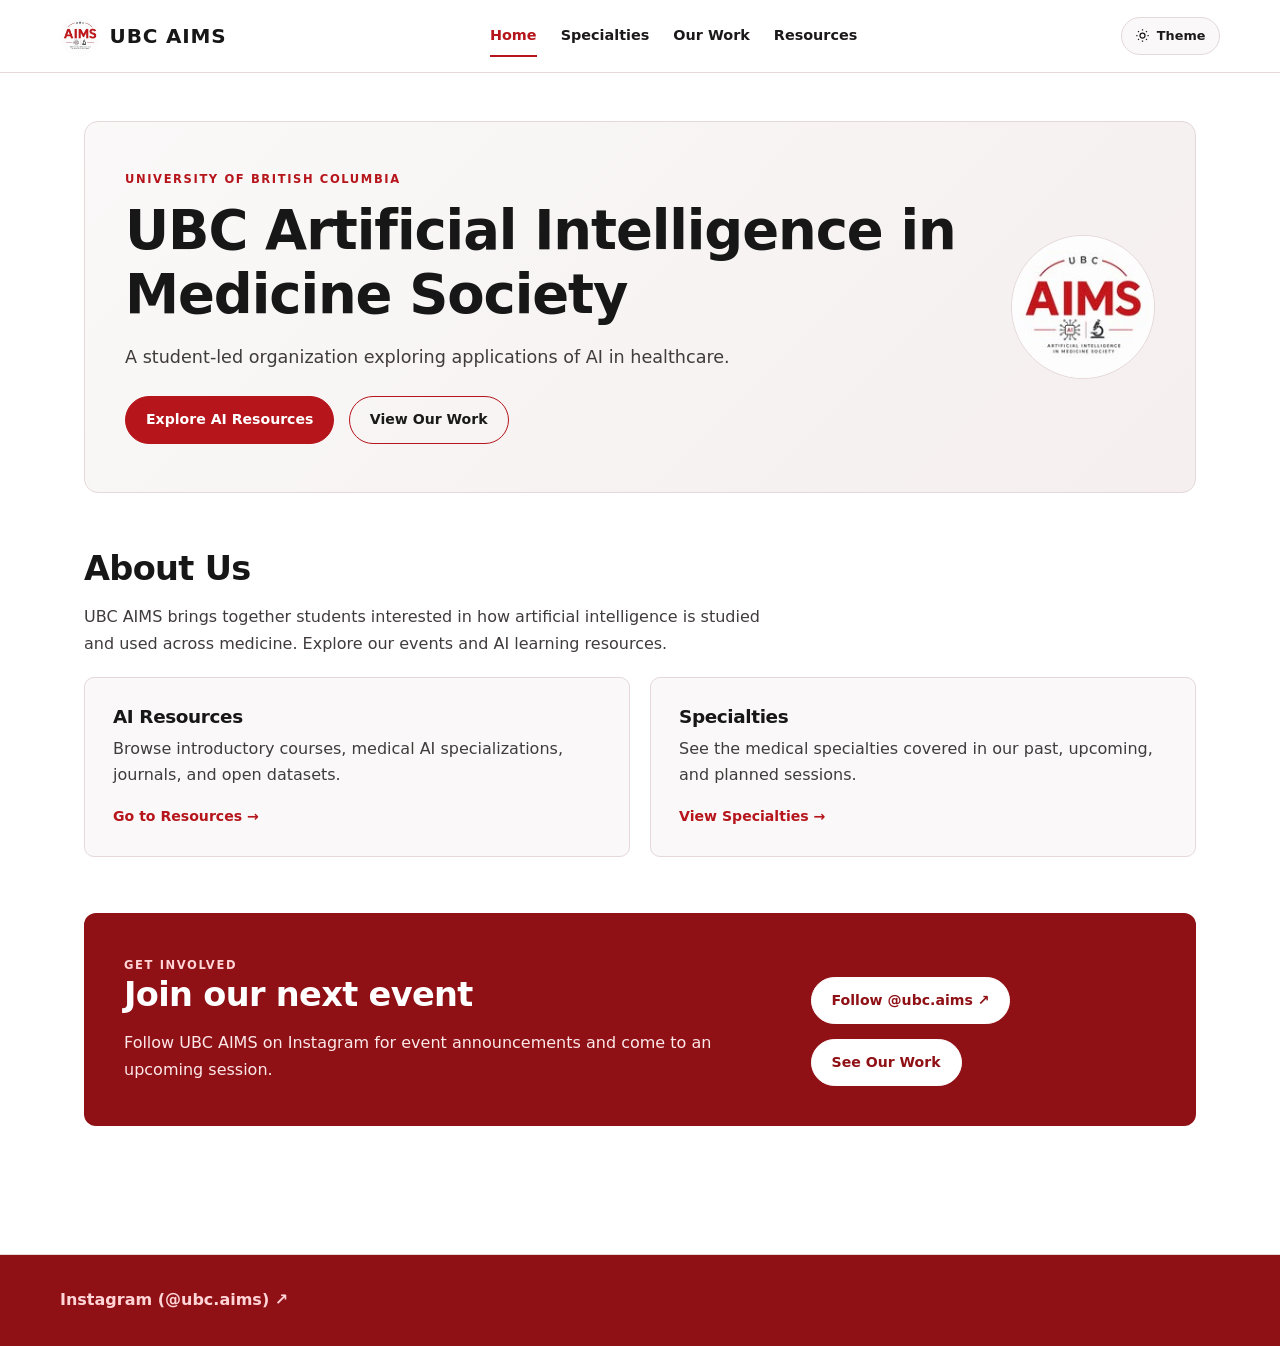
<file: index.html>
<!doctype html>
<html lang="en">
<head>
  <meta charset="utf-8">
  <script>document.documentElement.classList.add('js');(()=>{try{const s=localStorage.getItem('theme');const d=s?s==='dark':matchMedia('(prefers-color-scheme: dark)').matches;document.documentElement.setAttribute('data-theme',d?'dark':'light')}catch{document.documentElement.setAttribute('data-theme',matchMedia('(prefers-color-scheme: dark)').matches?'dark':'light')}})()</script>
  <meta name="viewport" content="width=device-width, initial-scale=1">
  <meta name="description" content="UBC Artificial Intelligence in Medicine Society (UBC AIMS) is a student-led organization exploring applications of AI in healthcare.">
  <title>Home | UBC AIMS</title>
  <link rel="icon" href="assets/ubc-aims-logo.jpg">
  <link rel="stylesheet" href="css/style.css?v=8">
  <script src="js/main.js?v=7" defer></script>
</head>
<body>
  <a class="skip" href="#main">Skip to content</a>
  <header>
    <a class="brand" href="index.html" aria-label="UBC AIMS home"><img class="brand-logo" src="assets/ubc-aims-logo.jpg" alt="" width="40" height="40">UBC AIMS</a>
    <nav id="main-nav" aria-label="Main navigation">
      <a href="index.html" aria-current="page">Home</a>
      <a href="specialties.html">Specialties</a>
      <a href="work.html">Our Work</a>
      <a href="resources.html">Resources</a>
    </nav>
    <div class="header-controls">
      <button class="menu-toggle" type="button" aria-expanded="false" aria-controls="main-nav" hidden>Menu</button>
      <button class="theme-toggle" type="button" aria-pressed="false">
        <svg class="icon-sun" viewBox="0 0 24 24" fill="none" stroke="currentColor" stroke-width="2" aria-hidden="true"><circle cx="12" cy="12" r="4"/><path d="M12 2v2m0 16v2M4.93 4.93l1.41 1.41m11.32 11.32 1.41 1.41M2 12h2m16 0h2M4.93 19.07l1.41-1.41m11.32-11.32 1.41-1.41"/></svg>
        <svg class="icon-moon" viewBox="0 0 24 24" fill="none" stroke="currentColor" stroke-width="2" aria-hidden="true"><path d="M21 12.79A9 9 0 1 1 11.21 3 7 7 0 0 0 21 12.79Z"/></svg>
        Theme
      </button>
    </div>
  </header>

  <main id="main">
    <section class="hero">
      <div class="hero-layout">
        <div class="hero-copy">
          <p class="eyebrow">University of British Columbia</p>
          <h1>UBC Artificial Intelligence in Medicine Society</h1>
          <p class="lead">A student-led organization exploring applications of AI in healthcare.</p>
          <div class="actions">
            <a class="button" href="resources.html">Explore AI Resources</a>
            <a class="button secondary" href="work.html">View Our Work</a>
          </div>
        </div>
        <img class="hero-logo" src="assets/ubc-aims-logo.jpg" alt="UBC AIMS logo" width="144" height="144">
      </div>
    </section>

    <section aria-labelledby="about-heading">
      <h2 id="about-heading">About Us</h2>
      <p>UBC AIMS brings together students interested in how artificial intelligence is studied and used across medicine. Explore our events and AI learning resources.</p>
      <div class="cards">
        <article class="card">
          <h3>AI Resources</h3>
          <p>Browse introductory courses, medical AI specializations, journals, and open datasets.</p>
          <a class="card-link" href="resources.html">Go to Resources &rarr;</a>
        </article>
        <article class="card">
          <h3>Specialties</h3>
          <p>See the medical specialties covered in our past, upcoming, and planned sessions.</p>
          <a class="card-link" href="specialties.html">View Specialties &rarr;</a>
        </article>
      </div>
    </section>

    <section class="band" aria-labelledby="involved-heading">
      <div>
        <p class="eyebrow">Get Involved</p>
        <h2 id="involved-heading">Join our next event</h2>
        <p>Follow UBC AIMS on Instagram for event announcements and come to an upcoming session.</p>
      </div>
      <div class="actions">
        <a class="button" href="https://www.instagram.com/ubc.aims/" target="_blank" rel="noopener noreferrer">Follow @ubc.aims &nearr;</a>
        <a class="button secondary" href="work.html">See Our Work</a>
      </div>
    </section>
  </main>

  <footer>
    <a href="https://www.instagram.com/ubc.aims/" target="_blank" rel="noopener noreferrer">Instagram (@ubc.aims) &nearr;</a>
  </footer>
</body>
</html>
</file>
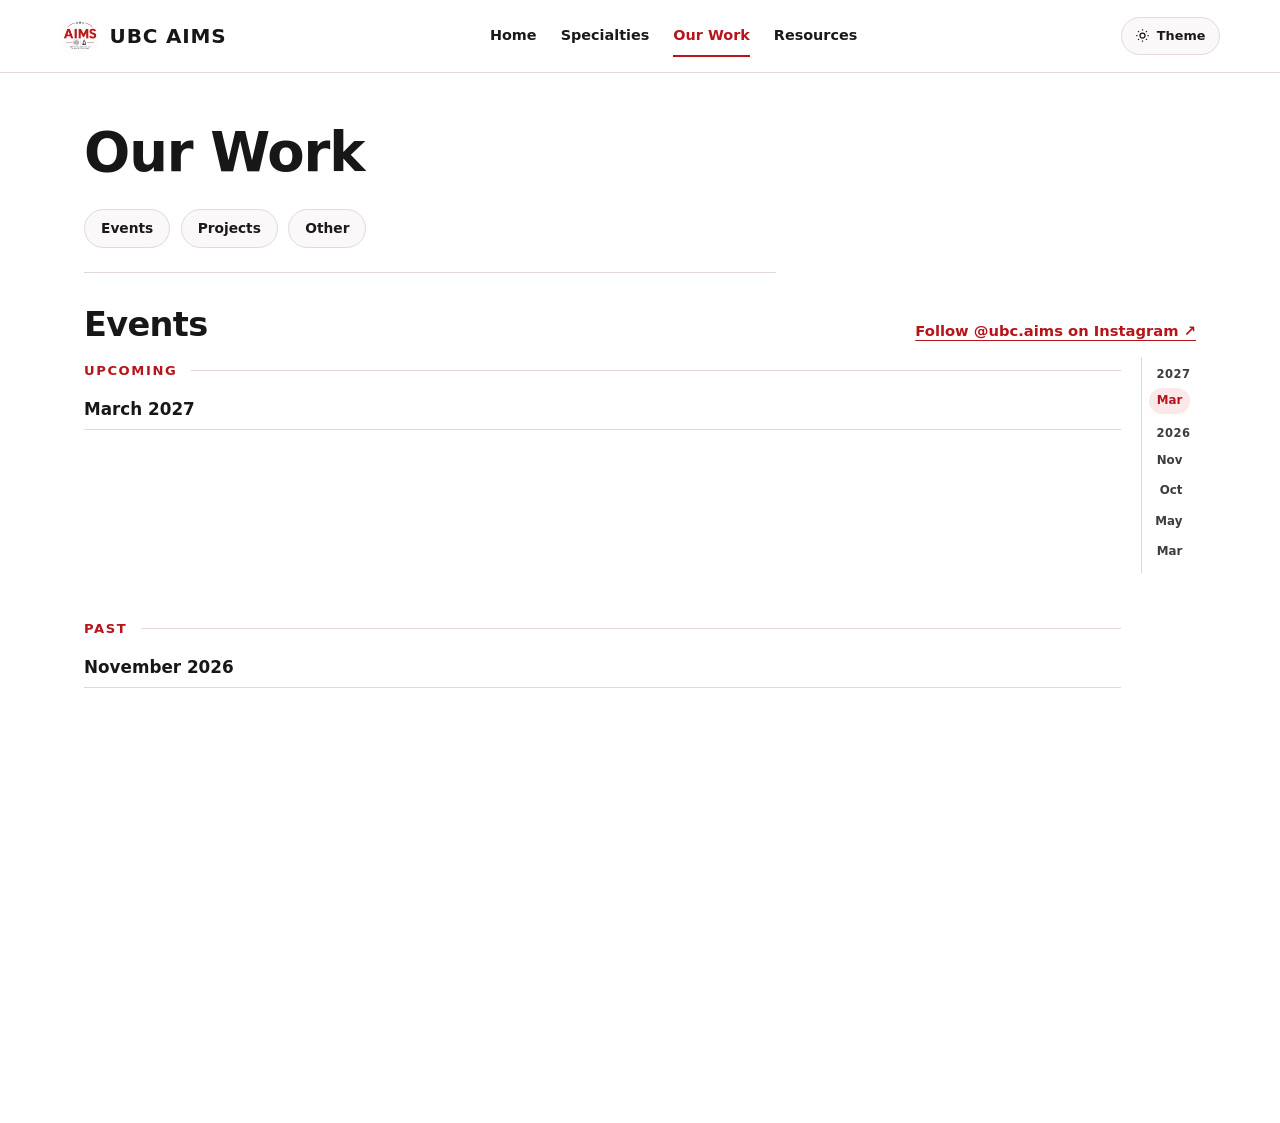
<file: events.html>
<!doctype html>
<html lang="en">
<head>
  <meta charset="utf-8">
  <meta http-equiv="refresh" content="0; url=work.html">
  <title>Redirecting to Our Work | UBC AIMS</title>
</head>
<body>
  <p>This page has moved to <a href="work.html">Our Work</a>.</p>
</body>
</html>
</file>
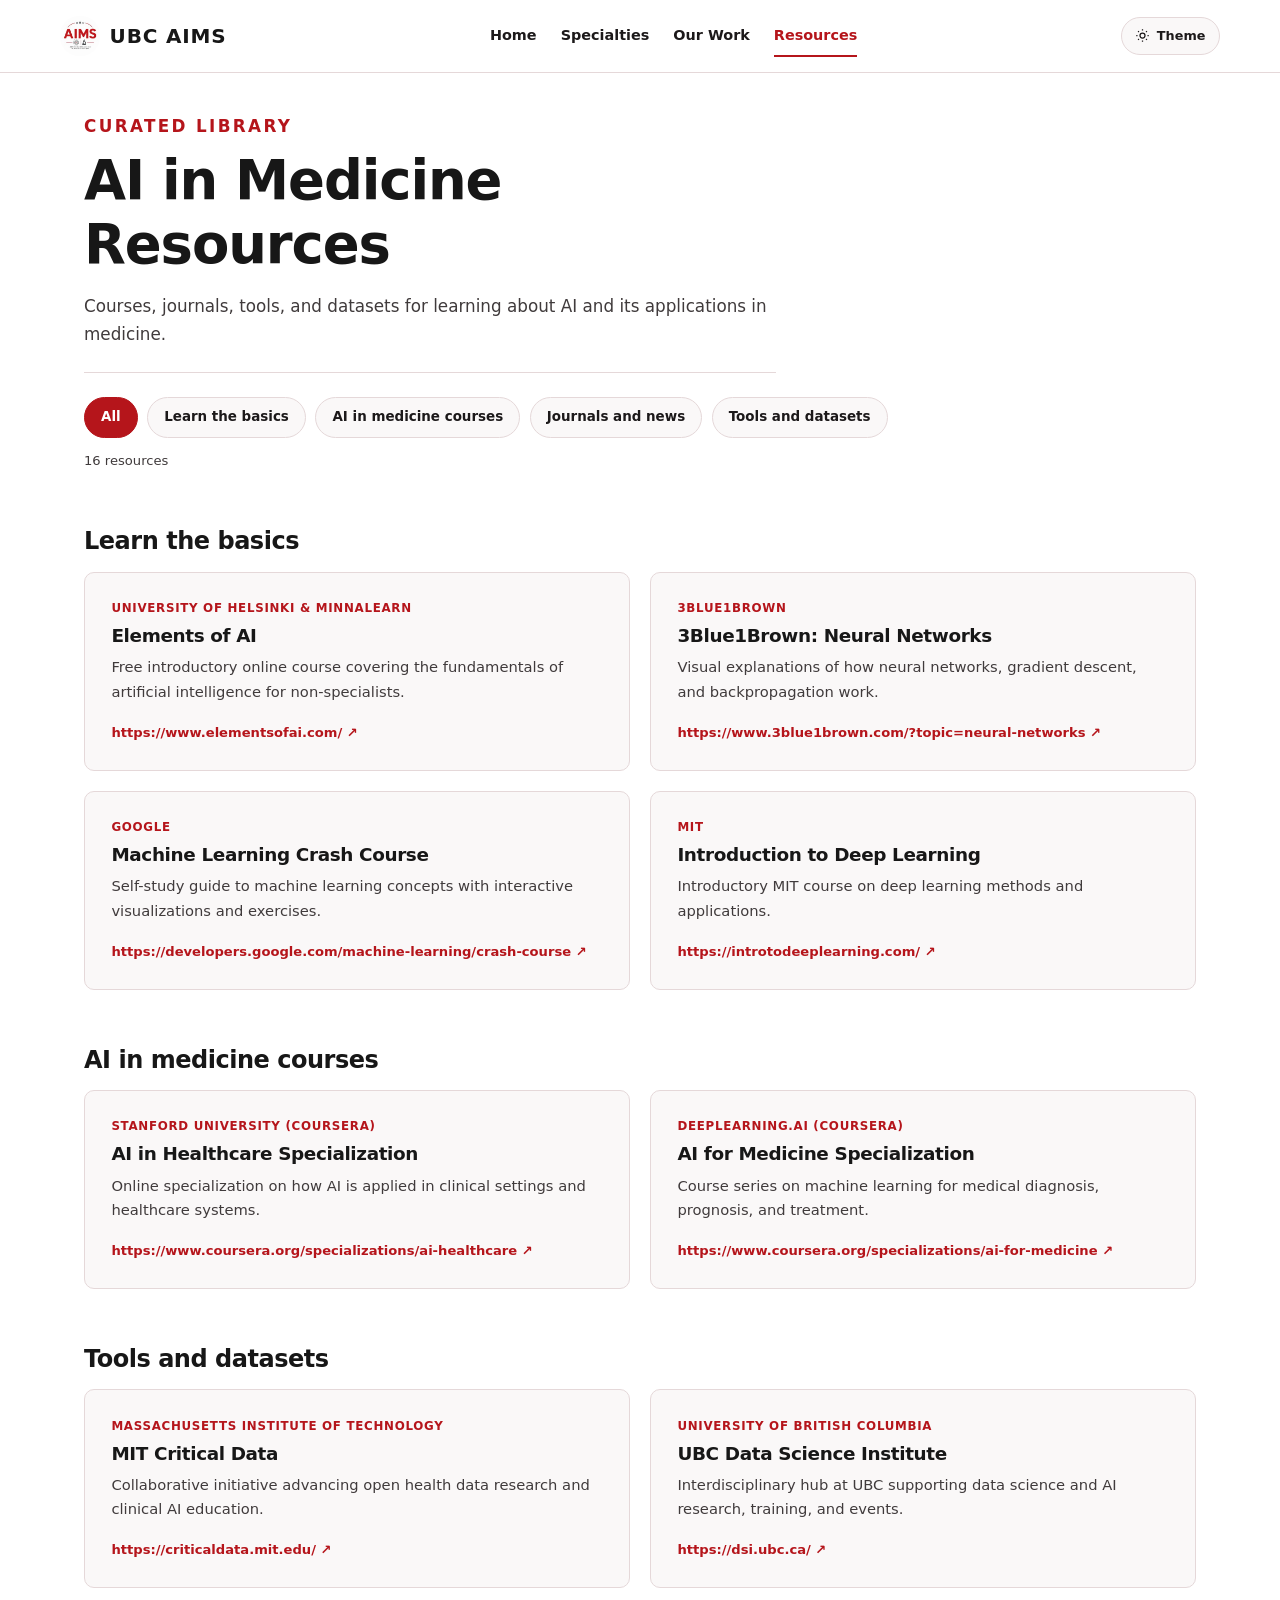
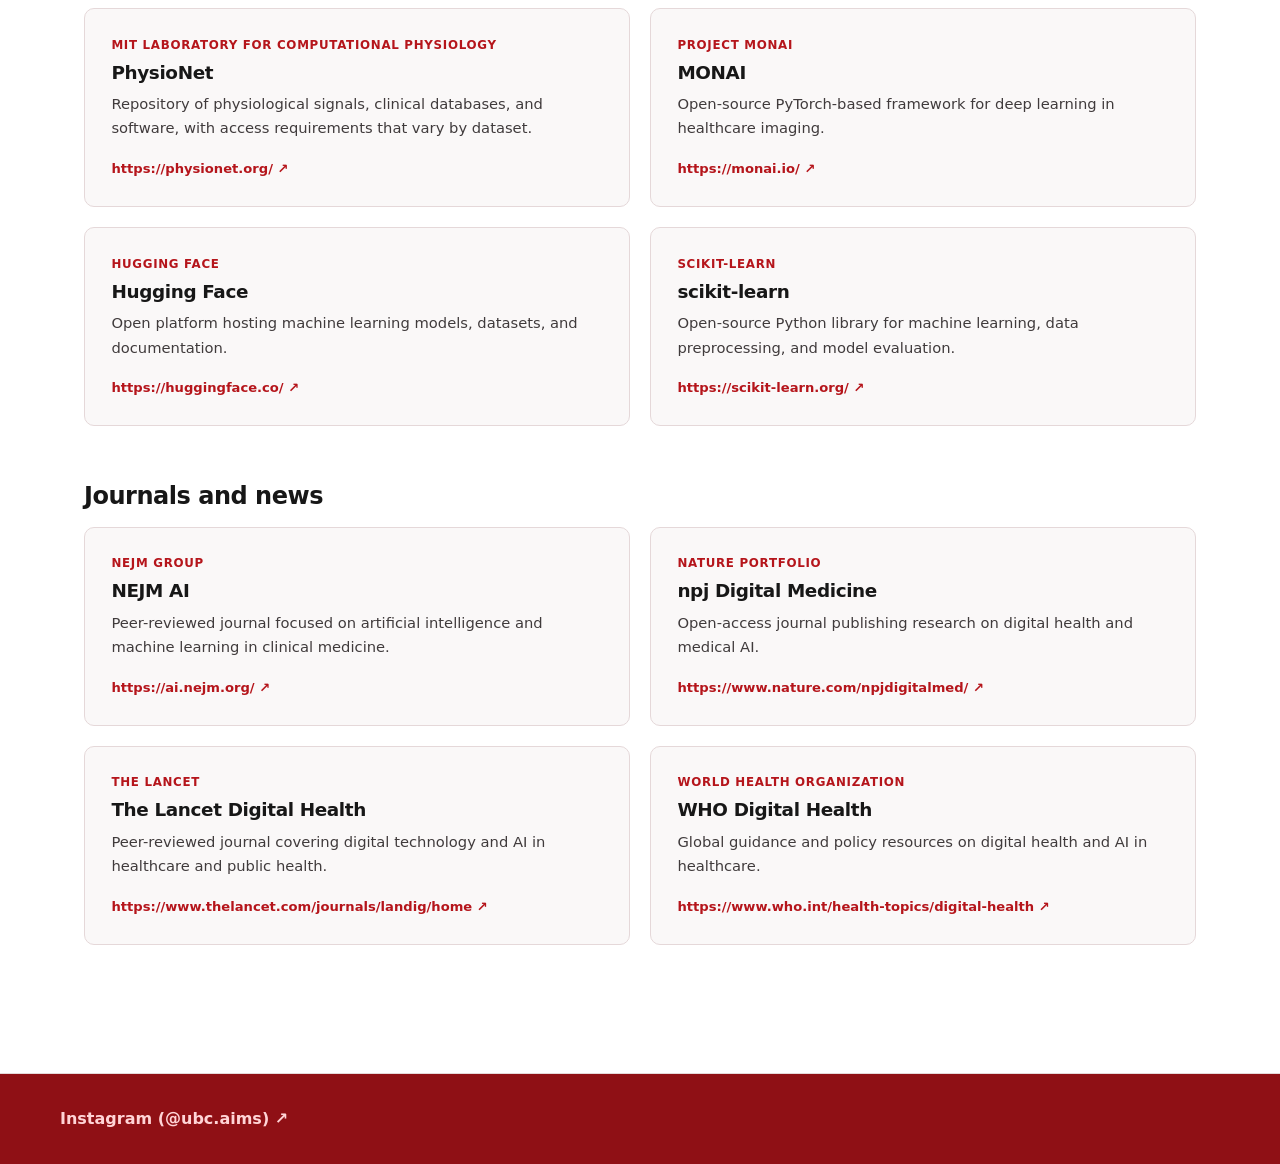
<file: resources.html>
<!doctype html>
<html lang="en">
<head>
  <meta charset="utf-8">
  <script>document.documentElement.classList.add('js');(()=>{try{const s=localStorage.getItem('theme');const d=s?s==='dark':matchMedia('(prefers-color-scheme: dark)').matches;document.documentElement.setAttribute('data-theme',d?'dark':'light')}catch{document.documentElement.setAttribute('data-theme',matchMedia('(prefers-color-scheme: dark)').matches?'dark':'light')}})()</script>
  <meta name="viewport" content="width=device-width, initial-scale=1">
  <meta name="description" content="Curated AI in medicine learning resources, courses, journals, tools, and datasets.">
  <title>Resources | UBC AIMS</title>
  <link rel="icon" href="assets/ubc-aims-logo.jpg">
  <link rel="stylesheet" href="css/style.css?v=8">
  <script src="js/main.js?v=7" defer></script>
</head>
<body>
  <a class="skip" href="#main">Skip to content</a>
  <header>
    <a class="brand" href="index.html" aria-label="UBC AIMS home"><img class="brand-logo" src="assets/ubc-aims-logo.jpg" alt="" width="40" height="40">UBC AIMS</a>
    <nav id="main-nav" aria-label="Main navigation">
      <a href="index.html">Home</a>
      <a href="specialties.html">Specialties</a>
      <a href="work.html">Our Work</a>
      <a href="resources.html" aria-current="page">Resources</a>
    </nav>
    <div class="header-controls">
      <button class="menu-toggle" type="button" aria-expanded="false" aria-controls="main-nav" hidden>Menu</button>
      <button class="theme-toggle" type="button" aria-pressed="false">
        <svg class="icon-sun" viewBox="0 0 24 24" fill="none" stroke="currentColor" stroke-width="2" aria-hidden="true"><circle cx="12" cy="12" r="4"/><path d="M12 2v2m0 16v2M4.93 4.93l1.41 1.41m11.32 11.32 1.41 1.41M2 12h2m16 0h2M4.93 19.07l1.41-1.41m11.32-11.32 1.41-1.41"/></svg>
        <svg class="icon-moon" viewBox="0 0 24 24" fill="none" stroke="currentColor" stroke-width="2" aria-hidden="true"><path d="M21 12.79A9 9 0 1 1 11.21 3 7 7 0 0 0 21 12.79Z"/></svg>
        Theme
      </button>
    </div>
  </header>

  <main id="main">
    <div class="page-intro">
      <p class="eyebrow">Curated Library</p>
      <h1>AI in Medicine Resources</h1>
      <p>Courses, journals, tools, and datasets for learning about AI and its applications in medicine.</p>
    </div>

    <div class="resource-filters" role="group" aria-label="Filter resources by category" hidden>
      <button type="button" data-filter="All" aria-pressed="true">All</button>
      <button type="button" data-filter="Learn the basics" aria-pressed="false">Learn the basics</button>
      <button type="button" data-filter="AI in medicine courses" aria-pressed="false">AI in medicine courses</button>
      <button type="button" data-filter="Journals and news" aria-pressed="false">Journals and news</button>
      <button type="button" data-filter="Tools and datasets" aria-pressed="false">Tools and datasets</button>
    </div>

    <p class="resource-count" aria-live="polite">Loading resources...</p>
    <noscript><p>Enable JavaScript to view the resource library.</p></noscript>
    <div id="resource-grid"></div>
  </main>

  <footer>
    <a href="https://www.instagram.com/ubc.aims/" target="_blank" rel="noopener noreferrer">Instagram (@ubc.aims) &nearr;</a>
  </footer>
</body>
</html>
</file>
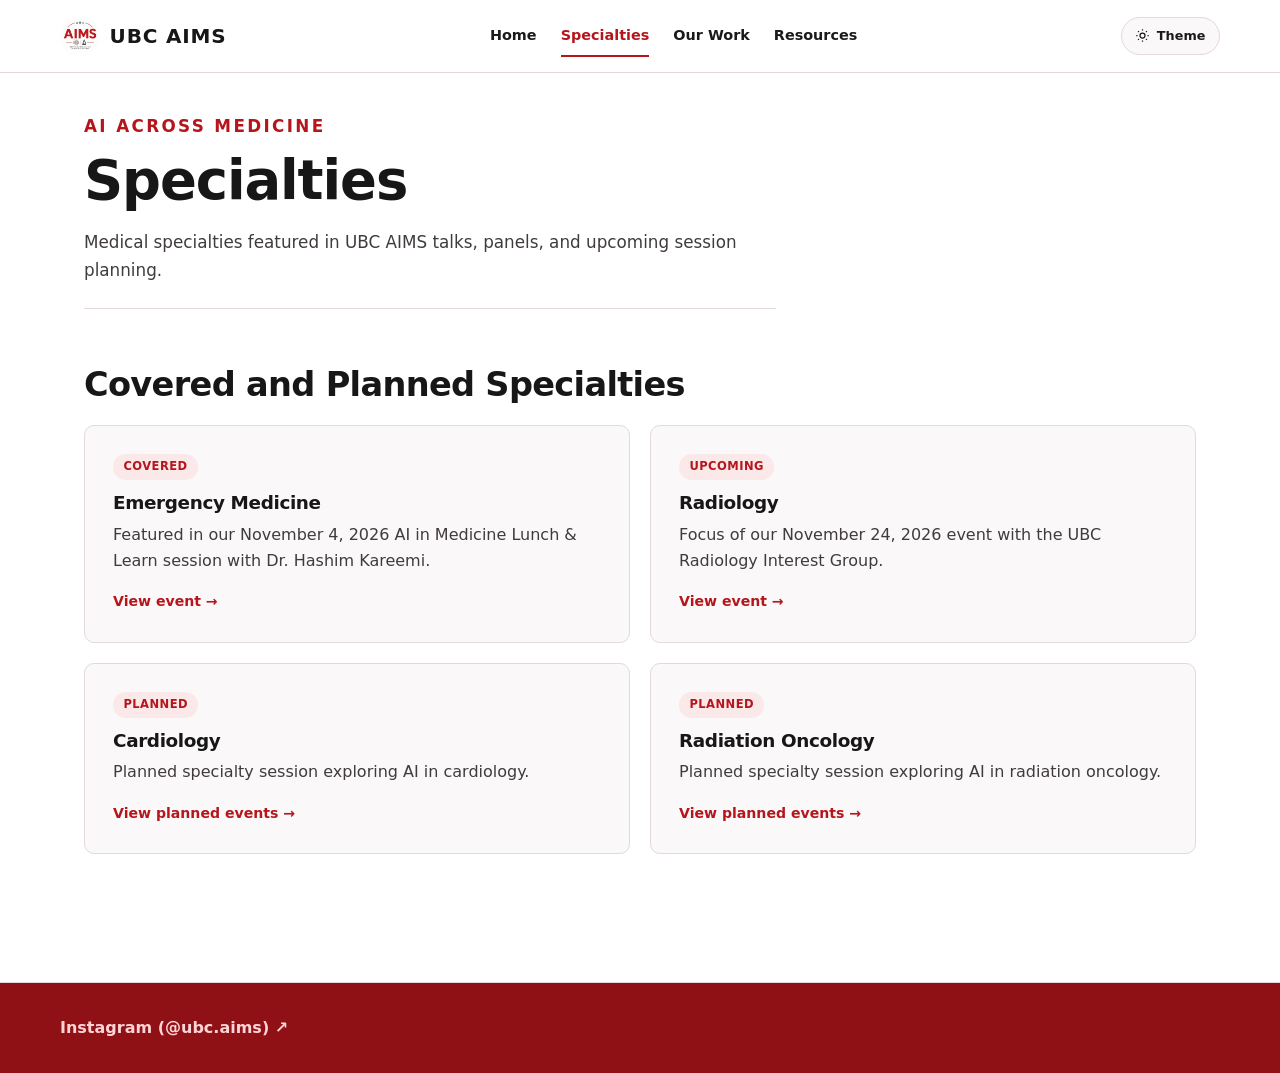
<file: specialties.html>
<!doctype html>
<html lang="en">
<head>
  <meta charset="utf-8">
  <script>document.documentElement.classList.add('js');(()=>{try{const s=localStorage.getItem('theme');const d=s?s==='dark':matchMedia('(prefers-color-scheme: dark)').matches;document.documentElement.setAttribute('data-theme',d?'dark':'light')}catch{document.documentElement.setAttribute('data-theme',matchMedia('(prefers-color-scheme: dark)').matches?'dark':'light')}})()</script>
  <meta name="viewport" content="width=device-width, initial-scale=1">
  <meta name="description" content="Medical specialties covered and planned by UBC AIMS.">
  <title>Specialties | UBC AIMS</title>
  <link rel="icon" href="assets/ubc-aims-logo.jpg">
  <link rel="stylesheet" href="css/style.css?v=8">
  <script src="js/main.js?v=7" defer></script>
</head>
<body>
  <a class="skip" href="#main">Skip to content</a>
  <header>
    <a class="brand" href="index.html" aria-label="UBC AIMS home"><img class="brand-logo" src="assets/ubc-aims-logo.jpg" alt="" width="40" height="40">UBC AIMS</a>
    <nav id="main-nav" aria-label="Main navigation">
      <a href="index.html">Home</a>
      <a href="specialties.html" aria-current="page">Specialties</a>
      <a href="work.html">Our Work</a>
      <a href="resources.html">Resources</a>
    </nav>
    <div class="header-controls">
      <button class="menu-toggle" type="button" aria-expanded="false" aria-controls="main-nav" hidden>Menu</button>
      <button class="theme-toggle" type="button" aria-pressed="false">
        <svg class="icon-sun" viewBox="0 0 24 24" fill="none" stroke="currentColor" stroke-width="2" aria-hidden="true"><circle cx="12" cy="12" r="4"/><path d="M12 2v2m0 16v2M4.93 4.93l1.41 1.41m11.32 11.32 1.41 1.41M2 12h2m16 0h2M4.93 19.07l1.41-1.41m11.32-11.32 1.41-1.41"/></svg>
        <svg class="icon-moon" viewBox="0 0 24 24" fill="none" stroke="currentColor" stroke-width="2" aria-hidden="true"><path d="M21 12.79A9 9 0 1 1 11.21 3 7 7 0 0 0 21 12.79Z"/></svg>
        Theme
      </button>
    </div>
  </header>

  <main id="main">
    <div class="page-intro">
      <p class="eyebrow">AI Across Medicine</p>
      <h1>Specialties</h1>
      <p>Medical specialties featured in UBC AIMS talks, panels, and upcoming session planning.</p>
    </div>

    <section aria-labelledby="specialties-heading">
      <h2 id="specialties-heading">Covered and Planned Specialties</h2>
      <div class="cards">
        <article class="card">
          <span class="tag">Covered</span>
          <h3>Emergency Medicine</h3>
          <p>Featured in our November 4, 2026 AI in Medicine Lunch &amp; Learn session with Dr. Hashim Kareemi.</p>
          <a class="card-link" href="work.html#lunch-and-learn">View event &rarr;</a>
        </article>
        <article class="card">
          <span class="tag">Upcoming</span>
          <h3>Radiology</h3>
          <p>Focus of our November 24, 2026 event with the UBC Radiology Interest Group.</p>
          <a class="card-link" href="work.html#radiology">View event &rarr;</a>
        </article>
        <article class="card">
          <span class="tag">Planned</span>
          <h3>Cardiology</h3>
          <p>Planned specialty session exploring AI in cardiology.</p>
          <a class="card-link" href="work.html#other">View planned events &rarr;</a>
        </article>
        <article class="card">
          <span class="tag">Planned</span>
          <h3>Radiation Oncology</h3>
          <p>Planned specialty session exploring AI in radiation oncology.</p>
          <a class="card-link" href="work.html#other">View planned events &rarr;</a>
        </article>
      </div>
    </section>
  </main>

  <footer>
    <a href="https://www.instagram.com/ubc.aims/" target="_blank" rel="noopener noreferrer">Instagram (@ubc.aims) &nearr;</a>
  </footer>
</body>
</html>
</file>
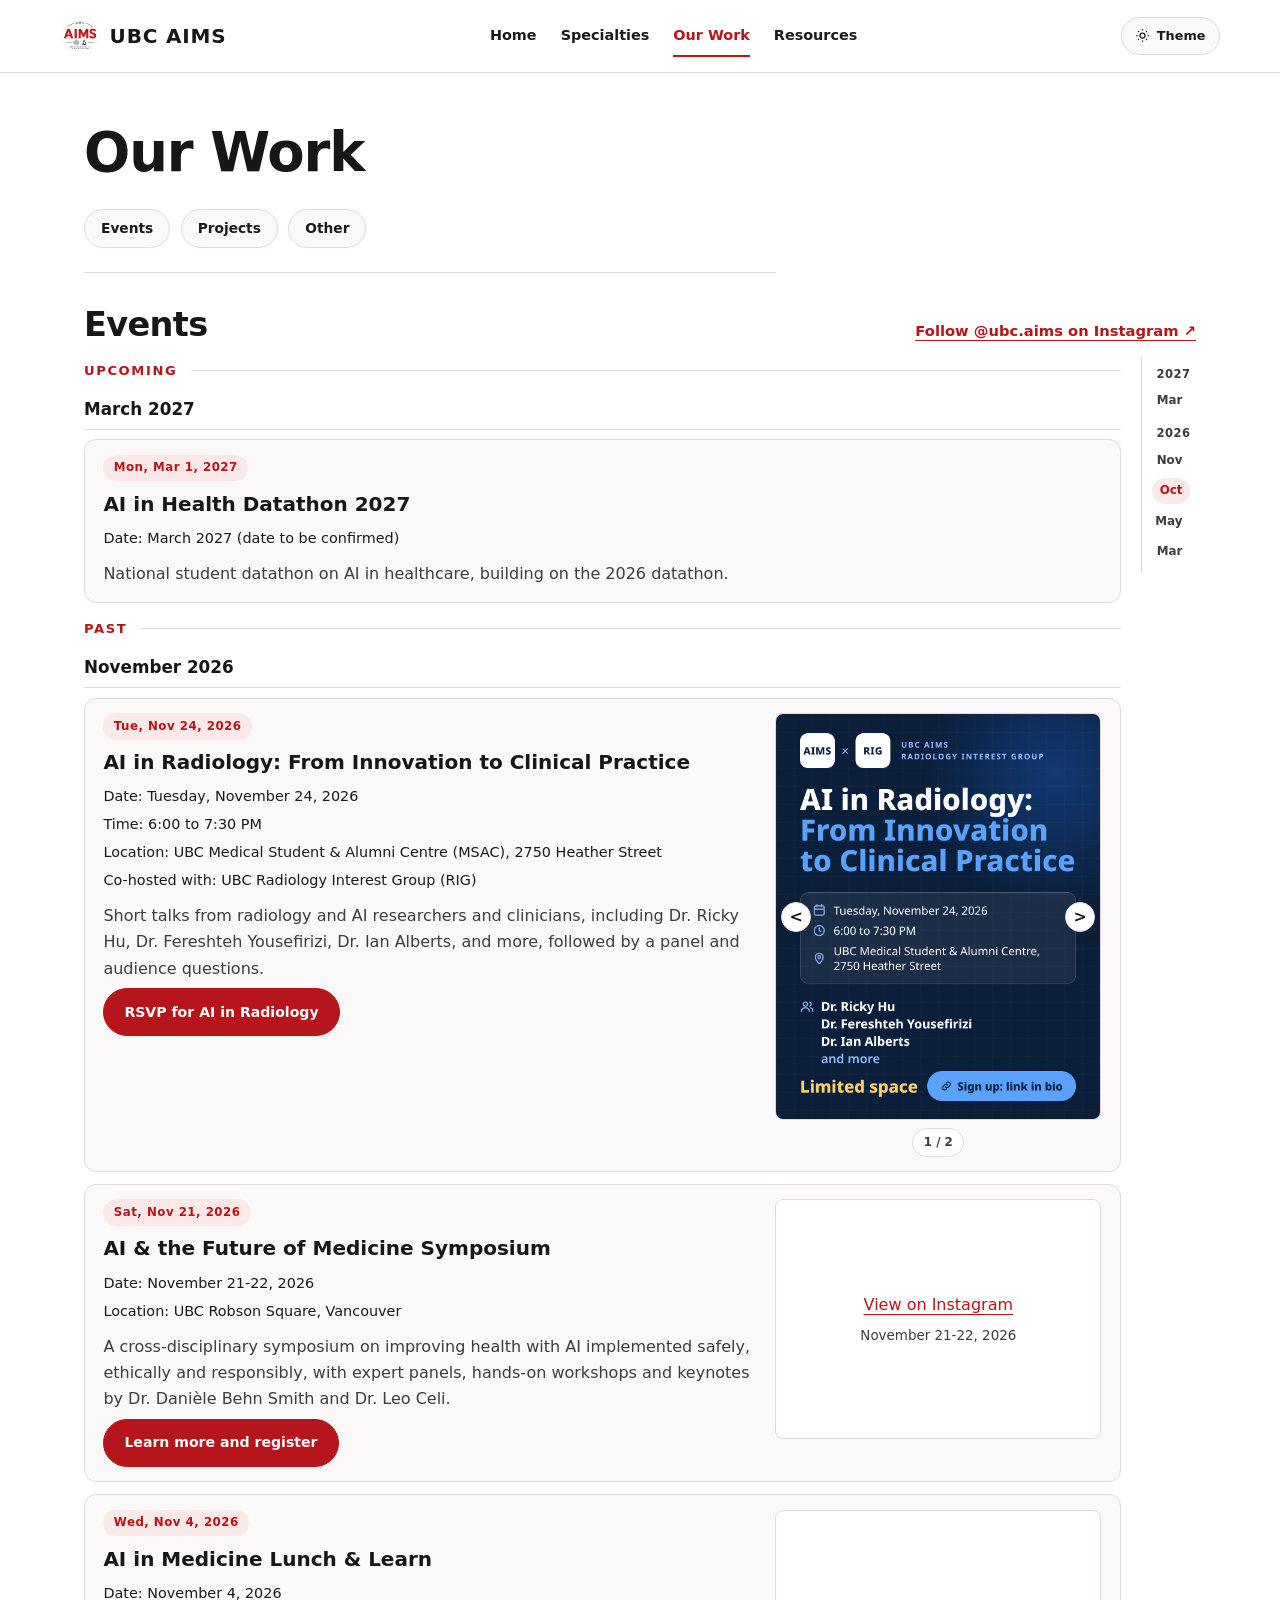
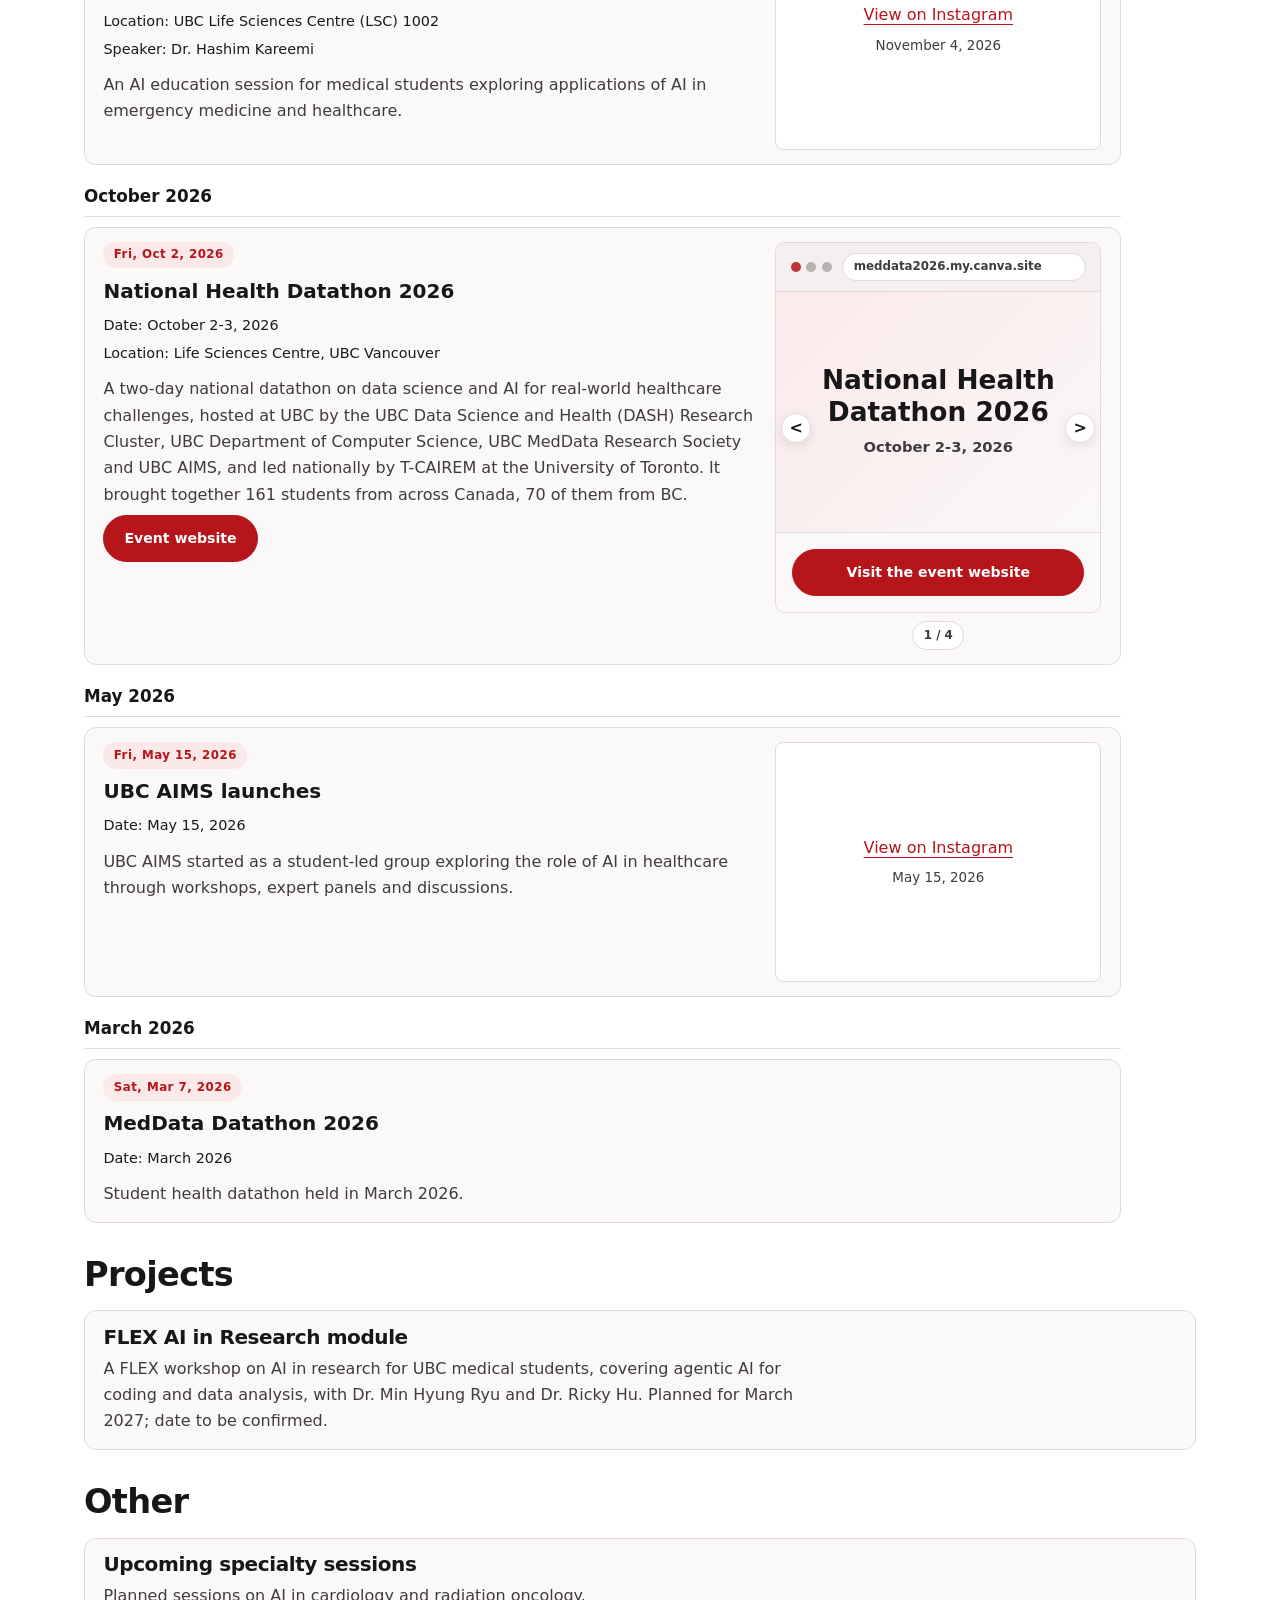
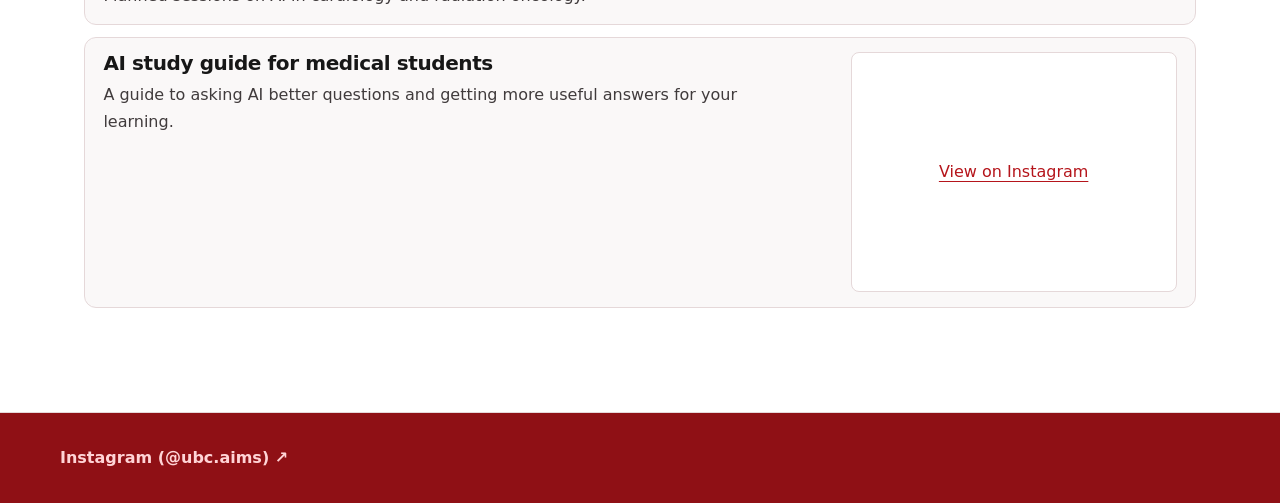
<file: work.html>
<!doctype html>
<html lang="en">
<head>
  <meta charset="utf-8">
  <script>document.documentElement.classList.add('js');(()=>{try{const s=localStorage.getItem('theme');const d=s?s==='dark':matchMedia('(prefers-color-scheme: dark)').matches;document.documentElement.setAttribute('data-theme',d?'dark':'light')}catch{document.documentElement.setAttribute('data-theme',matchMedia('(prefers-color-scheme: dark)').matches?'dark':'light')}})()</script>
  <meta name="viewport" content="width=device-width, initial-scale=1">
  <meta name="description" content="UBC AIMS events, projects, and upcoming specialty sessions.">
  <title>Our Work | UBC AIMS</title>
  <link rel="icon" href="assets/ubc-aims-logo.jpg">
  <link rel="stylesheet" href="css/style.css?v=8">
  <script src="js/main.js?v=7" defer></script>
</head>
<body>
  <a class="skip" href="#main">Skip to content</a>
  <header>
    <a class="brand" href="index.html" aria-label="UBC AIMS home"><img class="brand-logo" src="assets/ubc-aims-logo.jpg" alt="" width="40" height="40">UBC AIMS</a>
    <nav id="main-nav" aria-label="Main navigation">
      <a href="index.html">Home</a>
      <a href="specialties.html">Specialties</a>
      <a href="work.html" aria-current="page">Our Work</a>
      <a href="resources.html">Resources</a>
    </nav>
    <div class="header-controls">
      <button class="menu-toggle" type="button" aria-expanded="false" aria-controls="main-nav" hidden>Menu</button>
      <button class="theme-toggle" type="button" aria-pressed="false">
        <svg class="icon-sun" viewBox="0 0 24 24" fill="none" stroke="currentColor" stroke-width="2" aria-hidden="true"><circle cx="12" cy="12" r="4"/><path d="M12 2v2m0 16v2M4.93 4.93l1.41 1.41m11.32 11.32 1.41 1.41M2 12h2m16 0h2M4.93 19.07l1.41-1.41m11.32-11.32 1.41-1.41"/></svg>
        <svg class="icon-moon" viewBox="0 0 24 24" fill="none" stroke="currentColor" stroke-width="2" aria-hidden="true"><path d="M21 12.79A9 9 0 1 1 11.21 3 7 7 0 0 0 21 12.79Z"/></svg>
        Theme
      </button>
    </div>
  </header>

  <main id="main">
    <div class="page-intro">
      <h1>Our Work</h1>
      <nav class="subnav" aria-label="On this page">
        <a href="#events">Events</a>
        <a href="#projects">Projects</a>
        <a href="#other">Other</a>
      </nav>
    </div>

    <section id="events" aria-labelledby="events-heading">
      <div class="timeline-head">
        <h2 id="events-heading">Events</h2>
        <a class="timeline-follow" href="https://www.instagram.com/ubc.aims/" target="_blank" rel="noopener noreferrer">Follow @ubc.aims on Instagram &nearr;</a>
      </div>
      <p id="events-status" role="status">Loading events...</p>
      <noscript><p>Enable JavaScript to view the events timeline.</p></noscript>
      <div class="timeline-layout">
        <div id="events-timeline" class="timeline"></div>
        <nav id="timeline-scrubber" class="timeline-scrubber" aria-label="Timeline months" hidden></nav>
      </div>
    </section>

    <section id="projects" aria-labelledby="projects-heading">
      <h2 id="projects-heading">Projects</h2>
      <ul class="timeline-list">
        <li class="timeline-item timeline-item--no-media">
          <div class="timeline-text">
            <h3 class="timeline-title">FLEX AI in Research module</h3>
            <p>A FLEX workshop on AI in research for UBC medical students, covering agentic AI for coding and data analysis, with Dr. Min Hyung Ryu and Dr. Ricky Hu. Planned for March 2027; date to be confirmed.</p>
          </div>
        </li>
      </ul>
    </section>

    <section id="other" aria-labelledby="other-heading">
      <h2 id="other-heading">Other</h2>
      <ul class="timeline-list">
        <li class="timeline-item timeline-item--no-media">
          <div class="timeline-text">
            <h3 class="timeline-title">Upcoming specialty sessions</h3>
            <p>Planned sessions on AI in cardiology and radiation oncology.</p>
          </div>
        </li>
        <li class="timeline-item">
          <div class="timeline-text">
            <h3 class="timeline-title">AI study guide for medical students</h3>
            <p>A guide to asking AI better questions and getting more useful answers for your learning.</p>
          </div>
          <div class="timeline-media">
            <div class="timeline-embeds">
              <div class="embed-panel">
                <blockquote class="instagram-media" data-instgrm-permalink="https://www.instagram.com/p/DeDS6TEmaOD/" data-instgrm-version="14"><a href="https://www.instagram.com/p/DeDS6TEmaOD/" target="_blank" rel="noopener noreferrer">View on Instagram</a></blockquote>
              </div>
            </div>
          </div>
        </li>
      </ul>
    </section>
  </main>

  <footer>
    <a href="https://www.instagram.com/ubc.aims/" target="_blank" rel="noopener noreferrer">Instagram (@ubc.aims) &nearr;</a>
  </footer>
</body>
</html>
</file>
<file: css/style.css>
:root {
  color-scheme: light;
  --size-6rem: 6rem;
  --size-1rem: 1rem;
  --size-p25em: .25em;
  --size-2px: 2px;
  --size-3px: 3px;
  --size-4px: 4px;
  --size-neg-5rem: -5rem;
  --size-p7rem: .7rem;
  --size-1px: 1px;
  --size-1p5rem: 1.5rem;
  --size-1160px: 1160px;
  --size-p2s: .2s;
  --size-6px: 6px;
  --size-24px: 24px;
  --size-p6rem: .6rem;
  --size-1p25rem: 1.25rem;
  --size-p04em: .04em;
  --size-p25rem: .25rem;
  --size-p55rem: .55rem;
  --size-p8rem: .8rem;
  --size-p06em: .06em;
  --size-p45rem: .45rem;
  --size-p9rem: .9rem;
  --size-p75rem: .75rem;
  --size-p4rem: .4rem;
  --size-p85rem: .85rem;
  --size-30px: 30px;
  --size-15px: 15px;
  --size-2p5rem: 2.5rem;
  --size-4p5rem: 4.5rem;
  --size-neg-p02em: -.02em;
  --size-p5rem: .5rem;
  --size-2p1rem: 2.1rem;
  --size-4p5vw: 4.5vw;
  --size-3p4rem: 3.4rem;
  --size-2p8vw: 2.8vw;
  --size-1p15rem: 1.15rem;
  --size-68ch: 68ch;
  --size-3p5rem: 3.5rem;
  --size-p72rem: .72rem;
  --size-p14em: .14em;
  --size-3rem: 3rem;
  --size-14px: 14px;
  --size-135deg: 135deg;
  --size-22ch: 22ch;
  --size-1p1rem: 1.1rem;
  --size-58ch: 58ch;
  --size-p88rem: .88rem;
  --size-p65rem: .65rem;
  --size-p86rem: .86rem;
  --size-1p75rem: 1.75rem;
  --size-10px: 10px;
  --size-8px: 8px;
  --size-p22rem: .22rem;
  --size-20px: 20px;
  --size-p92rem: .92rem;
  --size-p82rem: .82rem;
  --size-p12em: .12em;
  --size-12px: 12px;
  --size-neg-2p22rem: -2.22rem;
  --size-2rem: 2rem;
  --size-240px: 240px;
  --size-300px: 300px;
  --size-326px: 326px;
  --size-360px: 360px;
  --size-420px: 420px;
  --size-144px: 144px;
  --size-4p75rem: 4.75rem;
  --size-5p5rem: 5.5rem;
  --size-neg-25px: -25px;
  --size-16px: 16px;
  --size-40px: 40px;
  --logo-bg: #ffffff;
  --size-p45s: .45s;
  --size-1p05rem: 1.05rem;
  --size-p84rem: .84rem;
  --size-1p65rem: 1.65rem;
  --size-p74rem: .74rem;
  --size-p35rem: .35rem;
  --size-1p35rem: 1.35rem;
  --accent: #b5151b;
  --accent-hover: #8f1015;
  --bg: #ffffff;
  --surface: #faf8f8;
  --surface-alt: #f5efef;
  --surface-hover: #efe6e7;
  --surface-pill: #fbe9ea;
  --heading: #171717;
  --text: #1c191a;
  --ink: #403b3c;
  --line: #e5d8d9;
  --line-hover: #b5151b;
  --btn-bg: #b5151b;
  --btn-hover: #8f1015;
  --btn-fg: #ffffff;
  --sec-btn-bg: transparent;
  --sec-btn-hover: #f5efef;
  --band-bg: #8f1015;
  --band-fg: #ffffff;
  --band-muted: #fde8e9;
  --band-eyebrow: #ffd4d6;
  --band-btn-bg: #ffffff;
  --band-btn-hover: #fde8e9;
  --band-btn-fg: #8f1015;
  --shadow-header: rgba(23, 23, 23, 0.07);
  --shadow-card: rgba(23, 23, 23, 0.09);
}

[data-theme="dark"] {
  color-scheme: dark;
  --accent: #f27478;
  --accent-hover: #f7979a;
  --bg: #121212;
  --surface: #1c1c1c;
  --surface-alt: #242424;
  --surface-hover: #2c2c2c;
  --surface-pill: #3a191b;
  --heading: #ffffff;
  --text: #f3f1f1;
  --ink: #c9c3c4;
  --line: #333333;
  --line-hover: #f27478;
  --btn-bg: #f27478;
  --btn-hover: #f7979a;
  --btn-fg: #121212;
  --sec-btn-bg: transparent;
  --sec-btn-hover: #242424;
  --band-bg: #181818;
  --band-fg: #ffffff;
  --band-muted: #d6d0d1;
  --band-eyebrow: #f27478;
  --band-btn-bg: #f27478;
  --band-btn-hover: #f7979a;
  --band-btn-fg: #121212;
  --shadow-header: rgba(0, 0, 0, 0.45);
  --shadow-card: rgba(0, 0, 0, 0.4);
}

* { box-sizing: border-box; }
html { scroll-behavior: smooth; scroll-padding-top: var(--size-6rem); }
body {
  margin: 0;
  background: var(--bg);
  color: var(--text);
  font: var(--size-1rem)/1.65 system-ui, -apple-system, BlinkMacSystemFont, "Segoe UI", sans-serif;
  -webkit-font-smoothing: antialiased;
}
a { color: var(--accent); text-underline-offset: var(--size-p25em); }
a:hover { text-decoration-thickness: var(--size-2px); }
button { font: inherit; }
a, button { -webkit-tap-highlight-color: transparent; }
:focus-visible { outline: var(--size-3px) solid var(--accent); outline-offset: var(--size-4px); }
:root [hidden] { display: none; }

.skip {
  position: absolute;
  left: var(--size-1rem);
  top: var(--size-neg-5rem);
  z-index: 10000;
  padding: var(--size-p7rem) var(--size-1rem);
  background: var(--surface);
  color: var(--text);
  border: var(--size-1px) solid var(--line);
  border-radius: var(--size-4px);
}
.skip:focus { top: var(--size-1rem); }

header {
  position: sticky;
  top: 0;
  z-index: 50;
  display: flex;
  align-items: center;
  justify-content: space-between;
  gap: var(--size-1p5rem);
  padding: var(--size-1rem) max(var(--size-1p5rem), calc((100% - var(--size-1160px)) / 2));
  background: var(--bg);
  border-bottom: var(--size-1px) solid var(--line);
  transition: box-shadow var(--size-p2s);
}
header.is-scrolled { box-shadow: 0 var(--size-6px) var(--size-24px) var(--shadow-header); }

.brand {
  display: inline-flex;
  align-items: center;
  gap: var(--size-p6rem);
  color: var(--heading);
  font-size: var(--size-1p25rem);
  font-weight: 800;
  letter-spacing: var(--size-p04em);
  text-decoration: none;
  white-space: nowrap;
}
.brand-logo {
  width: var(--size-40px);
  height: var(--size-40px);
  border-radius: 50%;
  background: var(--logo-bg);
}
.brand-badge {
  display: inline-grid;
  place-items: center;
  padding: var(--size-p25rem) var(--size-p55rem);
  border-radius: var(--size-6px);
  background: var(--btn-bg);
  color: var(--btn-fg);
  font-size: var(--size-p8rem);
  font-weight: 800;
  letter-spacing: var(--size-p06em);
}

header nav {
  display: flex;
  align-items: center;
  gap: var(--size-1p5rem);
}
header nav a {
  padding: var(--size-p45rem) 0;
  font-size: var(--size-p9rem);
  font-weight: 600;
  color: var(--text);
  text-decoration: none;
  white-space: nowrap;
}
header nav a[aria-current="page"] {
  color: var(--accent);
  box-shadow: 0 var(--size-2px) var(--accent);
}
header nav a:hover { color: var(--accent); }

.header-controls {
  display: flex;
  align-items: center;
  gap: var(--size-p75rem);
}
.menu-toggle { display: none; }
.theme-toggle {
  display: inline-flex;
  align-items: center;
  gap: var(--size-p4rem);
  padding: var(--size-p45rem) var(--size-p85rem);
  border: var(--size-1px) solid var(--line);
  border-radius: var(--size-30px);
  background: var(--surface);
  color: var(--text);
  font-size: var(--size-p8rem);
  font-weight: 600;
  cursor: pointer;
}
.theme-toggle:hover {
  background: var(--surface-hover);
  border-color: var(--line-hover);
}
.theme-toggle svg { width: var(--size-15px); height: var(--size-15px); flex-shrink: 0; }
.theme-toggle .icon-moon { display: none; }
[data-theme="dark"] .theme-toggle .icon-sun { display: none; }
[data-theme="dark"] .theme-toggle .icon-moon { display: block; }

main {
  max-width: var(--size-1160px);
  margin: auto;
  padding: var(--size-2p5rem) var(--size-1p5rem) var(--size-4p5rem);
}

h1, h2, h3 {
  color: var(--heading);
  line-height: 1.18;
  letter-spacing: var(--size-neg-p02em);
}
h1 {
  margin: var(--size-p5rem) 0 var(--size-1rem);
  font-size: clamp(var(--size-2p1rem), var(--size-4p5vw), var(--size-3p4rem));
  font-weight: 800;
}
h2 {
  margin: 0 0 var(--size-1rem);
  font-size: clamp(var(--size-1p5rem), var(--size-2p8vw), var(--size-2p1rem));
  font-weight: 700;
}
h3 {
  margin: 0 0 var(--size-p5rem);
  font-size: var(--size-1p15rem);
  font-weight: 700;
}
p {
  max-width: var(--size-68ch);
  margin: 0 0 var(--size-1rem);
  color: var(--ink);
}
section { margin: var(--size-3p5rem) 0; }

.eyebrow {
  font-size: var(--size-p72rem);
  font-weight: 700;
  letter-spacing: var(--size-p14em);
  text-transform: uppercase;
  color: var(--accent);
  margin: 0 0 var(--size-p6rem);
}

.hero {
  padding: var(--size-3rem) var(--size-2p5rem);
  margin-top: var(--size-p5rem);
  border: var(--size-1px) solid var(--line);
  border-radius: var(--size-14px);
  background: linear-gradient(var(--size-135deg), var(--surface) 0%, var(--surface-alt) 100%);
}
.hero-layout {
  display: flex;
  align-items: center;
  justify-content: space-between;
  gap: var(--size-2rem);
}
.hero-copy { min-width: 0; }
.hero-logo {
  width: var(--size-144px);
  height: var(--size-144px);
  border-radius: 50%;
  background: var(--logo-bg);
  border: var(--size-1px) solid var(--line);
  object-fit: cover;
  flex-shrink: 0;
}
.hero h1 { max-width: var(--size-22ch); }
.hero .lead {
  font-size: var(--size-1p1rem);
  max-width: var(--size-58ch);
  color: var(--ink);
}
.actions {
  display: flex;
  align-items: center;
  gap: var(--size-p9rem);
  flex-wrap: wrap;
  margin-top: var(--size-1p5rem);
}

.button {
  display: inline-flex;
  justify-content: center;
  align-items: center;
  gap: var(--size-p5rem);
  padding: var(--size-p7rem) var(--size-1p25rem);
  border: var(--size-1px) solid var(--btn-bg);
  border-radius: var(--size-30px);
  background: var(--btn-bg);
  color: var(--btn-fg);
  font-size: var(--size-p88rem);
  font-weight: 650;
  text-decoration: none;
  cursor: pointer;
}
.button:hover {
  background: var(--btn-hover);
  border-color: var(--btn-hover);
  text-decoration: none;
}
.button.secondary {
  background: var(--sec-btn-bg);
  color: var(--text);
  border-color: var(--line-hover);
}
.button.secondary:hover {
  background: var(--sec-btn-hover);
}

.subnav {
  display: flex;
  flex-wrap: wrap;
  gap: var(--size-p65rem);
  margin: var(--size-1p5rem) 0 0;
}
.subnav a {
  display: inline-flex;
  align-items: center;
  padding: var(--size-p45rem) var(--size-1rem);
  border: var(--size-1px) solid var(--line);
  border-radius: var(--size-30px);
  background: var(--surface);
  color: var(--text);
  font-size: var(--size-p86rem);
  font-weight: 600;
  text-decoration: none;
}
.subnav a:hover {
  background: var(--surface-hover);
  border-color: var(--line-hover);
  color: var(--accent);
}

.cards {
  display: grid;
  grid-template-columns: repeat(2, minmax(0, 1fr));
  gap: var(--size-1p25rem);
  margin-top: var(--size-1p25rem);
}
.card {
  display: flex;
  flex-direction: column;
  align-items: flex-start;
  min-width: 0;
  padding: var(--size-1p75rem);
  border: var(--size-1px) solid var(--line);
  border-radius: var(--size-10px);
  background: var(--surface);
  transition: box-shadow var(--size-p2s), border-color var(--size-p2s);
}
.card:hover, .card:focus-within {
  border-color: var(--line-hover);
  box-shadow: 0 var(--size-8px) var(--size-24px) var(--shadow-card);
}
.card p:last-of-type { margin-bottom: var(--size-1rem); }
.card-link {
  margin-top: auto;
  font-size: var(--size-p88rem);
  font-weight: 650;
  text-decoration: none;
}
.card-link:hover { text-decoration: underline; }

.tag {
  display: inline-block;
  padding: var(--size-p22rem) var(--size-p65rem);
  margin-bottom: var(--size-p75rem);
  border-radius: var(--size-20px);
  background: var(--surface-pill);
  color: var(--accent);
  font-size: var(--size-p72rem);
  font-weight: 700;
  letter-spacing: var(--size-p04em);
  text-transform: uppercase;
}

.event-meta {
  list-style: none;
  padding: 0;
  margin: 0 0 var(--size-p9rem);
  font-size: var(--size-p9rem);
  color: var(--text);
}
.event-meta li { margin-bottom: var(--size-p25rem); }

.timeline-head {
  display: flex;
  flex-wrap: wrap;
  align-items: baseline;
  justify-content: space-between;
  gap: var(--size-p75rem) var(--size-1p5rem);
  margin-bottom: var(--size-p75rem);
}
.timeline-head h2 { margin-bottom: 0; }
.timeline-follow {
  font-size: var(--size-p92rem);
  font-weight: 650;
}

.timeline-layout {
  display: grid;
  grid-template-columns: minmax(0, 1fr) auto;
  align-items: start;
  gap: var(--size-1p25rem);
}
.timeline {
  display: flex;
  flex-direction: column;
  gap: var(--size-p75rem);
  min-width: 0;
}
.timeline-scrubber {
  position: sticky;
  top: var(--size-5p5rem);
  display: flex;
  flex-direction: column;
  align-items: flex-end;
  gap: var(--size-p25rem);
  padding: var(--size-p5rem) var(--size-p35rem);
  border-left: var(--size-1px) solid var(--line);
}
.scrubber-year {
  margin-top: var(--size-p35rem);
  font-size: var(--size-p72rem);
  font-weight: 800;
  color: var(--ink);
  letter-spacing: var(--size-p04em);
}
.scrubber-year:first-child { margin-top: 0; }
.scrubber-link {
  padding: var(--size-p22rem) var(--size-p5rem);
  border-radius: var(--size-20px);
  font-size: var(--size-p74rem);
  font-weight: 600;
  color: var(--ink);
  text-decoration: none;
  white-space: nowrap;
  transition: background-color var(--size-p2s), color var(--size-p2s);
}
.scrubber-link:hover {
  background: var(--surface-hover);
  color: var(--accent);
}
.scrubber-link.is-active {
  background: var(--surface-pill);
  color: var(--accent);
  font-weight: 700;
}
.timeline-divider {
  display: flex;
  align-items: center;
  gap: var(--size-p85rem);
  margin: var(--size-p35rem) 0 0;
  font-size: var(--size-p82rem);
  font-weight: 700;
  letter-spacing: var(--size-p12em);
  text-transform: uppercase;
  color: var(--accent);
}
.timeline-divider::after {
  content: "";
  flex: 1;
  height: var(--size-1px);
  background: var(--line);
}
.timeline-month-group {
  display: flex;
  flex-direction: column;
  gap: var(--size-p6rem);
}
.timeline-month-header {
  position: sticky;
  top: var(--size-4p75rem);
  z-index: 10;
  margin: 0;
  padding: var(--size-p35rem) 0;
  background: var(--bg);
  border-bottom: var(--size-1px) solid var(--line);
  font-size: var(--size-1p05rem);
  font-weight: 700;
  color: var(--heading);
}
.timeline-list {
  display: flex;
  flex-direction: column;
  gap: var(--size-p75rem);
  margin: 0;
  padding: 0;
  list-style: none;
}
.timeline-item {
  position: relative;
  display: grid;
  grid-template-columns: minmax(0, 1fr) var(--size-326px);
  align-items: start;
  gap: var(--size-1rem);
  min-width: 0;
  padding: var(--size-p9rem) var(--size-1p15rem);
  border: var(--size-1px) solid var(--line);
  border-radius: var(--size-12px);
  background: var(--surface);
  transition: box-shadow var(--size-p2s), border-color var(--size-p2s);
}
.timeline-item--multi-media {
  grid-template-columns: minmax(0, 1fr) minmax(var(--size-326px), 40%);
}
.timeline-item--no-media { grid-template-columns: 1fr; }
.timeline-item:hover, .timeline-item:focus-within {
  border-color: var(--line-hover);
  box-shadow: 0 var(--size-8px) var(--size-24px) var(--shadow-card);
}
.timeline-text {
  display: flex;
  flex-direction: column;
  align-items: flex-start;
  gap: var(--size-p4rem);
  min-width: 0;
}
.timeline-date {
  display: inline-block;
  padding: var(--size-p22rem) var(--size-p65rem);
  border-radius: var(--size-20px);
  background: var(--surface-pill);
  color: var(--accent);
  font-size: var(--size-p74rem);
  font-weight: 700;
  letter-spacing: var(--size-p04em);
}
.timeline-title { margin: 0; font-size: var(--size-1p25rem); color: var(--heading); }
.timeline-item .tag { margin-bottom: 0; }
.timeline-item .event-meta { margin-bottom: 0; }
.timeline-item p { margin: 0; }
.timeline-links {
  display: flex;
  flex-wrap: wrap;
  gap: var(--size-p75rem);
}
.timeline-media {
  display: flex;
  flex-direction: column;
  align-items: stretch;
  gap: var(--size-p75rem);
  width: 100%;
  min-width: 0;
}

.timeline-poster {
  display: block;
  width: 100%;
  max-width: 100%;
  max-height: var(--size-420px);
  height: auto;
  object-fit: contain;
  border-radius: var(--size-8px);
  border: var(--size-1px) solid var(--line);
  background: var(--bg);
}

.timeline-embeds {
  display: flex;
  flex-direction: column;
  align-items: stretch;
  gap: var(--size-p75rem);
  width: 100%;
  min-width: 0;
}
.embed-panel {
  width: 100%;
  min-width: 0;
  max-width: 100%;
}
.embed-panel .instagram-media {
  display: block;
  width: 100%;
  min-width: 0;
  max-width: 100%;
  margin: 0;
}
.embed-fallback {
  display: flex;
  flex-direction: column;
  align-items: center;
  justify-content: center;
  gap: var(--size-p4rem);
  min-height: var(--size-240px);
  padding: var(--size-1p5rem) var(--size-1rem);
  border: var(--size-1px) solid var(--line);
  border-radius: var(--size-8px);
  background: var(--bg);
  text-align: center;
}
.embed-fallback-date {
  font-size: var(--size-p84rem);
  color: var(--ink);
}

.website-card {
  display: flex;
  flex-direction: column;
  width: 100%;
  max-width: 100%;
  min-width: 0;
  overflow: hidden;
  border: var(--size-1px) solid var(--line);
  border-radius: var(--size-10px);
  background: var(--surface);
  color: var(--text);
  text-decoration: none;
  transition: box-shadow var(--size-p2s), border-color var(--size-p2s);
}
.website-card:hover, .website-card:focus-visible {
  border-color: var(--line-hover);
  box-shadow: 0 var(--size-8px) var(--size-24px) var(--shadow-card);
  text-decoration: none;
}
.website-card-bar {
  display: flex;
  align-items: center;
  gap: var(--size-p65rem);
  min-width: 0;
  padding: var(--size-p6rem) var(--size-p9rem);
  border-bottom: var(--size-1px) solid var(--line);
  background: var(--surface-alt);
}
.website-card-dots {
  display: inline-flex;
  align-items: center;
  gap: var(--size-p35rem);
  flex-shrink: 0;
}
.website-card-dot {
  width: var(--size-10px);
  height: var(--size-10px);
  border-radius: 50%;
  background: var(--ink);
  opacity: 0.35;
}
.website-card-dot:first-child {
  background: var(--accent);
  opacity: 0.85;
}
.website-card-host {
  flex: 1;
  min-width: 0;
  padding: var(--size-p22rem) var(--size-p65rem);
  border: var(--size-1px) solid var(--line);
  border-radius: var(--size-20px);
  background: var(--bg);
  color: var(--ink);
  font-size: var(--size-p74rem);
  font-weight: 600;
  white-space: nowrap;
  overflow: hidden;
  text-overflow: ellipsis;
}
.website-card-body {
  display: flex;
  flex-direction: column;
  align-items: center;
  justify-content: center;
  gap: var(--size-p5rem);
  min-height: var(--size-240px);
  padding: var(--size-2rem) var(--size-1p5rem);
  background: linear-gradient(var(--size-135deg), var(--surface-pill) 0%, var(--surface) 100%);
  text-align: center;
}
.website-card-title {
  font-size: var(--size-1p65rem);
  font-weight: 800;
  line-height: 1.2;
  color: var(--heading);
}
.website-card-date {
  font-size: var(--size-p92rem);
  font-weight: 600;
  color: var(--ink);
}
.website-card-footer {
  padding: var(--size-1rem);
  border-top: var(--size-1px) solid var(--line);
  background: var(--surface);
}
.website-card-btn {
  width: 100%;
}
.website-card:hover .website-card-btn, .website-card:focus-visible .website-card-btn {
  background: var(--btn-hover);
  border-color: var(--btn-hover);
}

.media-stack {
  display: flex;
  flex-direction: column;
  gap: var(--size-p5rem);
  width: 100%;
  min-width: 0;
}
.media-stack-stage {
  position: relative;
  display: grid;
  align-items: start;
  width: 100%;
  min-width: 0;
}
.media-stack-slide {
  grid-area: 1 / 1;
  width: 100%;
  min-width: 0;
  visibility: hidden;
  opacity: 0;
  pointer-events: none;
  z-index: 0;
  transition: opacity var(--size-p2s) ease;
}
.media-stack-slide.is-active {
  visibility: visible;
  opacity: 1;
  pointer-events: auto;
  z-index: 1;
}
.media-stack-btn {
  position: absolute;
  top: 50%;
  transform: translateY(-50%);
  z-index: 2;
  display: inline-grid;
  place-items: center;
  width: var(--size-30px);
  height: var(--size-30px);
  padding: 0;
  border: var(--size-1px) solid var(--line);
  border-radius: 50%;
  background: var(--bg);
  color: var(--heading);
  font-size: var(--size-1rem);
  font-weight: 700;
  line-height: 1;
  cursor: pointer;
  box-shadow: 0 var(--size-4px) var(--size-12px) var(--shadow-card);
}
.media-stack-btn:hover {
  background: var(--surface-hover);
  border-color: var(--line-hover);
  color: var(--accent);
}
.media-stack-prev { left: var(--size-6px); }
.media-stack-next { right: var(--size-6px); }
.media-stack-counter {
  align-self: center;
  padding: var(--size-p22rem) var(--size-p65rem);
  border: var(--size-1px) solid var(--line);
  border-radius: var(--size-20px);
  background: var(--bg);
  color: var(--ink);
  font-size: var(--size-p74rem);
  font-weight: 700;
}
#events, #projects, #other { margin: var(--size-2rem) 0; }

.js .reveal {
  opacity: 0;
  transform: translateY(var(--size-16px));
  transition: opacity var(--size-p45s) ease, transform var(--size-p45s) ease;
}
.js .reveal.is-visible {
  opacity: 1;
  transform: none;
}

.band {
  display: flex;
  justify-content: space-between;
  align-items: center;
  gap: var(--size-2rem);
  padding: var(--size-2p5rem);
  background: var(--band-bg);
  color: var(--band-fg);
  border-radius: var(--size-12px);
}
.band .eyebrow { color: var(--band-eyebrow); }
.band h2 { color: var(--band-fg); }
.band p { color: var(--band-muted); margin-bottom: 0; }
.band .button {
  flex-shrink: 0;
  background: var(--band-btn-bg);
  border-color: var(--band-btn-bg);
  color: var(--band-btn-fg);
}
.band .button:hover {
  background: var(--band-btn-hover);
  border-color: var(--band-btn-hover);
}

.page-intro {
  max-width: var(--size-68ch);
  padding-bottom: var(--size-1p5rem);
  border-bottom: var(--size-1px) solid var(--line);
}
.page-intro p { font-size: var(--size-1p05rem); margin-bottom: 0; }

.resource-filters {
  display: flex;
  flex-wrap: wrap;
  gap: var(--size-p6rem);
  margin: var(--size-1p5rem) 0 var(--size-p75rem);
}
.resource-filters button {
  border: var(--size-1px) solid var(--line);
  border-radius: var(--size-30px);
  padding: var(--size-p5rem) var(--size-1rem);
  background: var(--surface);
  color: var(--text);
  font-size: var(--size-p84rem);
  font-weight: 600;
  cursor: pointer;
}
.resource-filters button:hover {
  background: var(--surface-hover);
  border-color: var(--line-hover);
}
.resource-filters button[aria-pressed="true"] {
  background: var(--btn-bg);
  border-color: var(--btn-bg);
  color: var(--btn-fg);
}
.resource-count {
  font-size: var(--size-p82rem);
  color: var(--ink);
  margin-bottom: var(--size-1p25rem);
}
.resource-grid {
  display: grid;
  grid-template-columns: repeat(2, minmax(0, 1fr));
  gap: var(--size-1p25rem);
}
.resource-card {
  display: flex;
  flex-direction: column;
  align-items: flex-start;
  min-width: 0;
  padding: var(--size-1p65rem);
  border: var(--size-1px) solid var(--line);
  border-radius: var(--size-10px);
  background: var(--surface);
  text-decoration: none;
  color: var(--text);
  transition: border-color var(--size-p2s), background-color var(--size-p2s), box-shadow var(--size-p2s);
}
.resource-card:hover {
  border-color: var(--line-hover);
  background: var(--surface-hover);
  box-shadow: 0 var(--size-8px) var(--size-24px) var(--shadow-card);
}
.resource-org {
  font-size: var(--size-p74rem);
  font-weight: 700;
  letter-spacing: var(--size-p06em);
  text-transform: uppercase;
  color: var(--accent);
  margin-bottom: var(--size-p4rem);
}
.resource-card h3 { margin: 0 0 var(--size-p55rem); font-size: var(--size-1p15rem); }
.resource-card p { font-size: var(--size-p92rem); margin: 0 0 var(--size-1p1rem); }
.resource-url {
  margin-top: auto;
  font-size: var(--size-p82rem);
  font-weight: 650;
  color: var(--accent);
  word-break: break-word;
}

footer {
  padding: var(--size-2rem) max(var(--size-1p5rem), calc((100% - var(--size-1160px)) / 2));
  background: var(--band-bg);
  color: var(--band-fg);
  border-top: var(--size-1px) solid var(--line);
  display: flex;
  align-items: center;
  justify-content: space-between;
  gap: var(--size-1rem);
  flex-wrap: wrap;
}
footer a {
  color: var(--band-eyebrow);
  font-weight: 650;
  text-decoration: none;
}
footer a:hover { text-decoration: underline; }

@media (max-width: 900px) {
  header { flex-wrap: wrap; gap: var(--size-p75rem) var(--size-1rem); }
  .js .menu-toggle:not([hidden]) {
    display: inline-flex;
    align-items: center;
    gap: var(--size-p35rem);
    padding: var(--size-p45rem) var(--size-p85rem);
    background: var(--surface);
    color: var(--text);
    border: var(--size-1px) solid var(--line);
    border-radius: var(--size-30px);
    font-size: var(--size-p8rem);
    font-weight: 600;
    cursor: pointer;
  }
  header nav {
    order: 4;
    width: 100%;
    flex-wrap: wrap;
    gap: var(--size-p4rem) var(--size-1p25rem);
    padding-top: var(--size-p5rem);
    border-top: var(--size-1px) solid var(--line);
  }
  .js header nav { display: none; }
  .js header nav.is-open { display: flex; }
}

@media (max-width: 760px) {
  .hero { padding: var(--size-2rem) var(--size-1p35rem); }
  .hero-layout { flex-direction: column-reverse; align-items: flex-start; gap: var(--size-1p5rem); }
  .cards, .resource-grid { grid-template-columns: 1fr; }
  .band { flex-direction: column; align-items: flex-start; padding: var(--size-1p75rem) var(--size-1p35rem); }
  .timeline-layout { grid-template-columns: 1fr; }
  .timeline-scrubber { display: none; }
  .timeline-item, .timeline-item--multi-media { grid-template-columns: 1fr; padding: var(--size-1rem); }
}

@media (prefers-reduced-motion: reduce) {
  html { scroll-behavior: auto; }
  *, *::before, *::after { transition: none !important; }
  .js .reveal { opacity: 1; transform: none; }
}

.card, .resource-card, .timeline-item { overflow-wrap: anywhere; }
.resource-section h2 { font-size: var(--size-1p5rem); }
@media (max-width: 400px) {
  header, main { padding-left: var(--size-1rem); padding-right: var(--size-1rem); }
  header { gap: var(--size-p75rem); }
  .brand { font-size: var(--size-1p1rem); }
  .header-controls { gap: var(--size-p4rem); }
  .theme-toggle, .js .menu-toggle:not([hidden]) { padding: var(--size-p5rem) var(--size-p65rem); }
}
</file>
